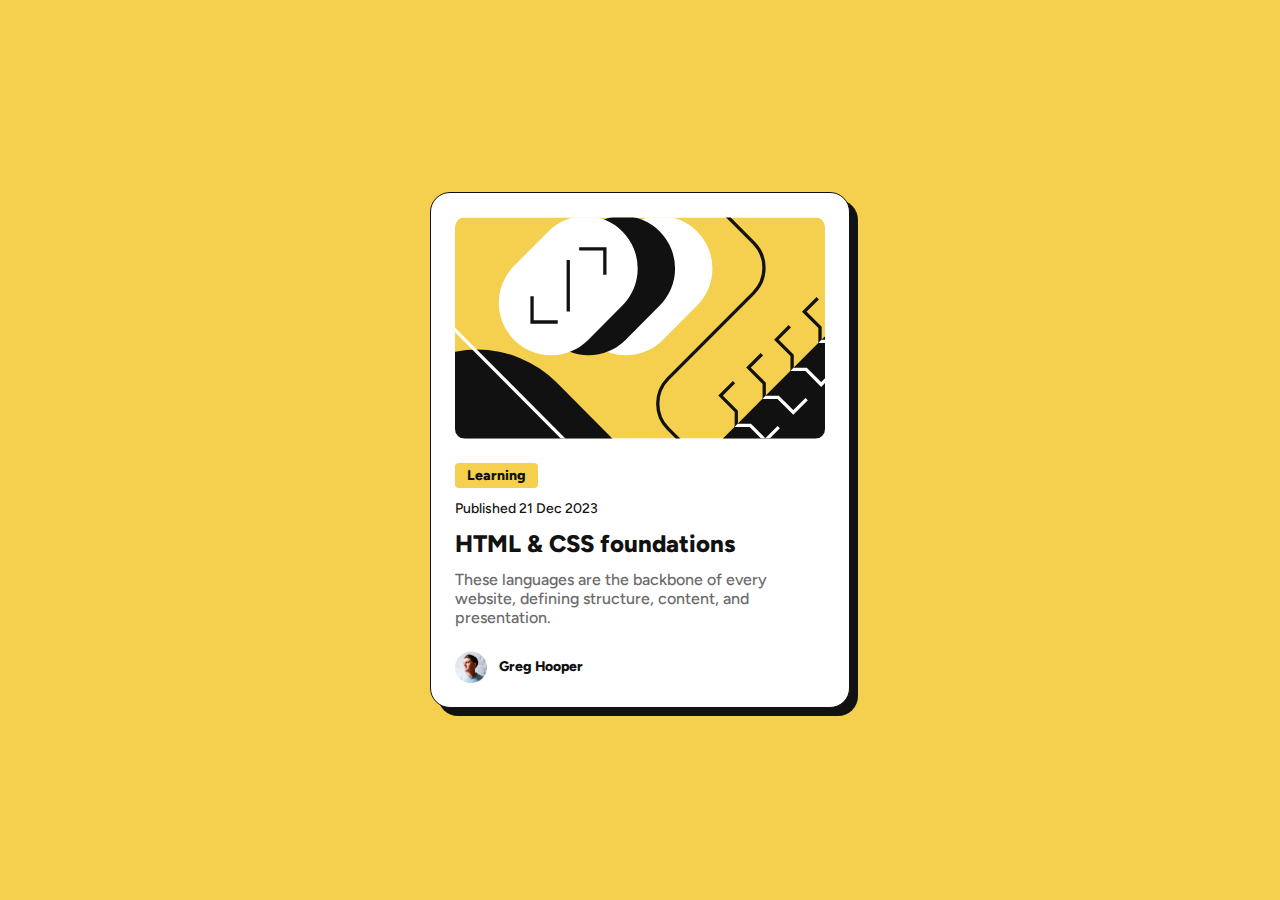
<file: blog-preview-card-main/index.html>
<!DOCTYPE html>
<html lang="en">

  <head>
    <meta charset="UTF-8">
    <meta name="viewport" content="width=device-width, initial-scale=1.0">
    <link rel="icon" type="image/png" sizes="32x32" href="./assets/images/favicon-32x32.png">
    <link rel="stylesheet" href="style.css">
    <title>Frontend Mentor | Blog preview card</title>
  </head>

  <body>
    <main class="content">
      <div class="card">
        <img class="card__image" src="./assets/images/illustration-article.svg" alt="Card post image preview" />
        <div class="card__texts">
          <span class="card__tag typography__text--3-bold">Learning</span>
          <span class="card__date typography__text--3">Published 21 Dec 2023</span>
          <h1 class="card__title typography__text--1">HTML & CSS foundations</h1>
          <p class="card__description typography__text--2">
            These languages are the backbone of every website, defining structure, content, and presentation.
          </p>
        </div>
        <div class="card__user">
          <img class="card__avatar" src="./assets/images/image-avatar.webp" />
          <span class="card__author typography__text--3-bold">Greg Hooper</span>
        </div>
      </div>
    </main>
  </body>

</html>
</file>
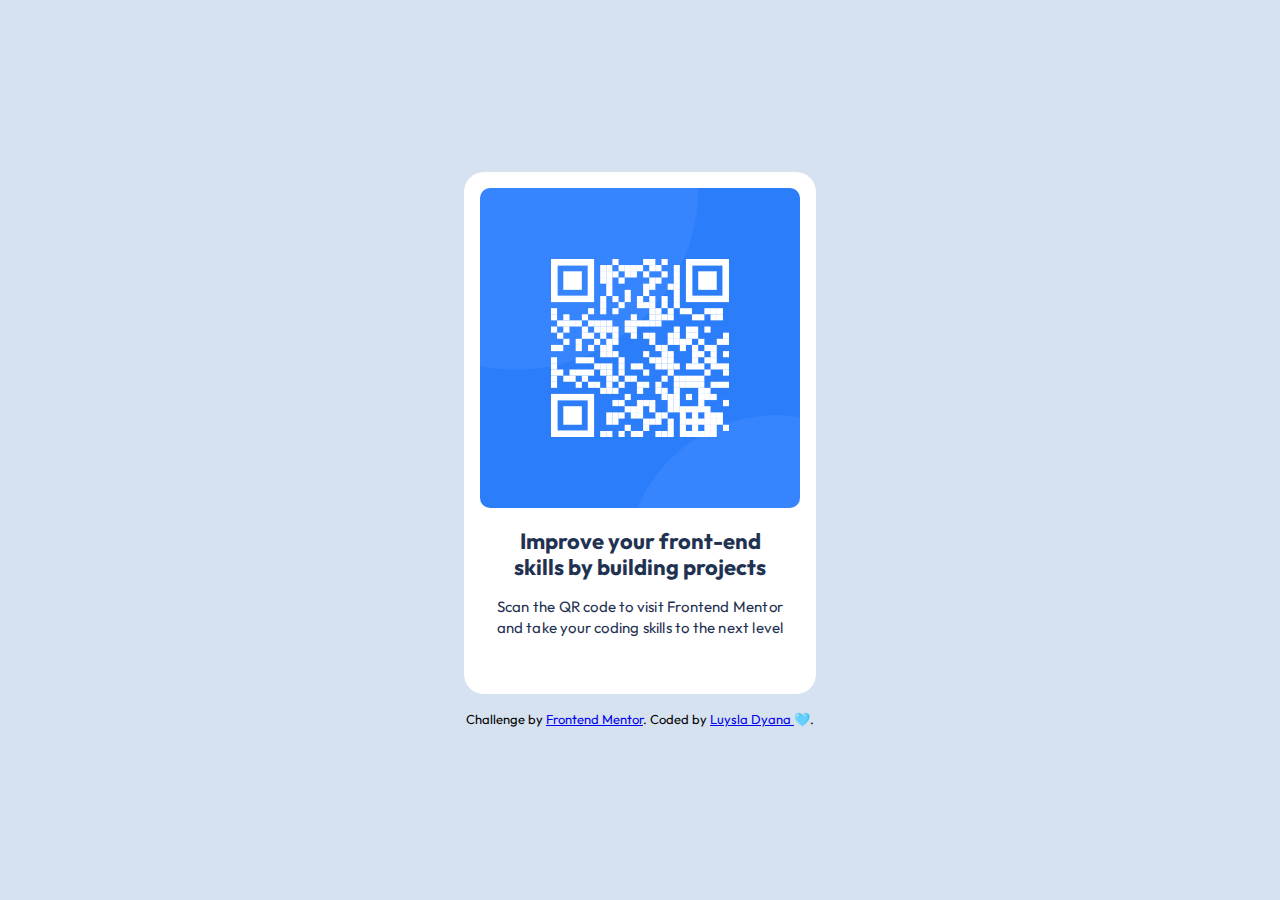
<file: qr-code-component-main/index.html>
<!DOCTYPE html>
<html lang="en">

  <head>
    <meta charset="UTF-8">
    <meta name="viewport" content="width=device-width, initial-scale=1.0">
    <link rel="icon" type="image/png" sizes="32x32" href="./assets/images/favicon-32x32.png">
    <link rel="stylesheet" href="./style.css">
    <title>Frontend Mentor | QR code component</title>
  </head>

  <body>
    <main class="content">
      <div class="card">
        <div class="card__img-wrapper">
          <img class="card__img" src="./assets/images/image-qr-code.png" alt="QR Code" width="320" height="320" />
        </div>
        <div class="card__texts">
          <h1 class="card__title">Improve your front-end skills by building projects</h1>
          <p class="card__description">Scan the QR code to visit Frontend Mentor and take your coding skills to the next level</p>
        </div>
      </div>
      <div class="attribution">
        <span>
          Challenge by <a href="https://www.frontendmentor.io?ref=challenge" target="_blank">Frontend Mentor</a>.
        </span>
        <span>Coded by <a href="https://www.frontendmentor.io?ref=challenge" target="_blank">Luysla Dyana </a>🩵.</span>
      </div>
    </main>
  </body>

</html>
</file>
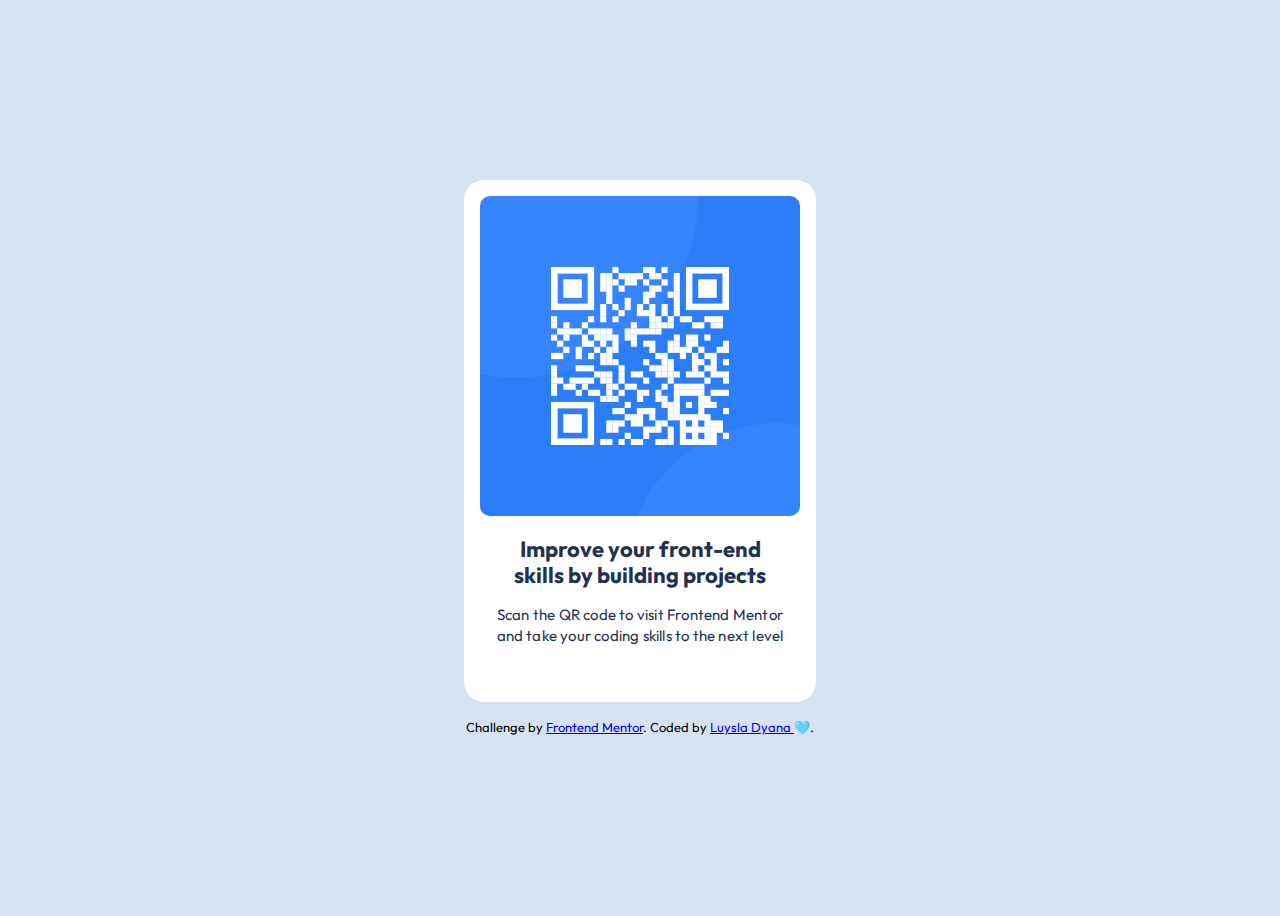
<file: qr-code-component-main/src/index.html>
<!DOCTYPE html>
<html lang="en">

  <head>
    <meta charset="UTF-8">
    <meta name="viewport" content="width=device-width, initial-scale=1.0">
    <link rel="icon" type="image/png" sizes="32x32" href="./assets/images/favicon-32x32.png">
    <link rel="stylesheet" href="./assets/css/style.css">
    <title>Frontend Mentor | QR code component</title>
  </head>

  <body>
    <main class="content">
      <div class="card">
        <div class="card__img-wrapper">
          <img class="card__img" src="./assets/images/image-qr-code.png" alt="QR Code" width="320" height="320" />
        </div>
        <div class="card__texts">
          <p class="card__title">Improve your front-end skills by building projects</p>
          <p class="card__description">Scan the QR code to visit Frontend Mentor and take your coding skills to the next level</p>
        </div>
      </div>
      <div class="attribution">
        <span>
          Challenge by <a href="https://www.frontendmentor.io?ref=challenge" target="_blank">Frontend Mentor</a>.
        </span>
        <span>Coded by <a href="https://www.frontendmentor.io?ref=challenge" target="_blank">Luysla Dyana </a>🩵.</span>
      </div>
    </main>
  </body>

</html>
</file>
<file: blog-preview-card-main/style.css>
@font-face {
  font-family: 'Figtree';
  src: url('./assets/fonts/static/Figtree-Medium.ttf') format('truetype');
  font-weight: 500;
  font-style: normal;
}

@font-face {
  font-family: 'Figtree';
  src: url('./assets/fonts/static/Figtree-ExtraBold.ttf') format('truetype');
  font-weight: 800;
  font-style: normal;
}

:root {
  --yellow: hsl(47, 88%, 63%);
  --white: hsl(0, 0%, 100%);
  --gray-500: hsl(0, 0%, 42%);
  --gray-950: hsl(0, 0%, 7%);
  --font-family: "Figtree", sans-serif;
  --line-height-default: 150%;
}

html {
  box-sizing: border-box;
}

body {
  background: var(--yellow);
  font-family: "Figtree", sans-serif;
  font-size: 15px;
  margin: 0;
  padding: 0;
}

span {
  display: block;
}

[class^="typography__text"] {
  font-family: var(--font-family);
  line-height: var(--line-height-default);
}

.typography__text--1 {
  font-size: 1.5rem;
  font-weight: 800;
}

.typography__text--2 {
  font-size: 1rem;
  font-weight: 500;
}

.typography__text--3 {
  font-size: 0.875rem;
  font-weight: 500;
}

.typography__text--3-bold {
  font-size: 0.875rem;
  font-weight: 800;
}

.content {
  align-items: center;
  display: flex;
  justify-content: center;
  min-height: 100vh;
  padding-inline: 16px;
}

.card {
  display: flex;
  flex-direction: column;
  background: var(--white);
  padding: 24px;
  border-radius: 20px;
  max-width: 370px;
  gap: 24px;
  border: 1px solid var(--gray-950);
  box-shadow: 8px 8px 0px 0px var(--gray-950);
}

.card__image {
  width: 100%;
  border-radius: 10px;
}

.card__texts {
  display: flex;
  flex-direction: column;
  gap: 12px;
}

.card__tag {
  align-self: self-start;
  color: var(--gray-950);
  background: var(--yellow);
  border-radius: 4px;
  padding: 4px 12px;
}

.card__date {
  color: var(--gray-950);
}

.card__title {
  margin: 0;
  color: var(--gray-950);
  font-weight: 800;
  font-size: 1.5rem;
}

.card__title:hover {
  color: var(--yellow);
  cursor: pointer;
}

.card__description {
  margin: 0;
  color: var(--gray-500);
}

.card__user {
  display: flex;
  align-items: center;
  gap: 12px;
}

.card__avatar {
  width: 32px;
  height: 32px;
}

.card__author {
  color: var(--gray-950);
}
</file>
<file: qr-code-component-main/style.css>
@import url('https://fonts.googleapis.com/css2?family=Outfit:wght@400;700&display=swap');

:root {
  --white: hsl(0, 0%, 100%);
  --slate300: hsl(212, 45%, 89%);
  --slate500: hsl(216, 15%, 48%);
  --slate900: hsl(218, 44%, 22%);

}

html {
  box-sizing: border-box;
}

body {
  background-color: var(--slate300);
  font-family: "Outfit", sans-serif;
  font-size: 15px;
  margin: 0;
  padding: 0;
}

.content {
  align-items: center;
  display: flex;
  flex-direction: column;
  gap: 15px;
  justify-content: center;
  min-height: 100vh;
  padding-inline: 16px;
}

.card {
  background-color: var(--white);
  border-radius: 20px;
  padding: 16px 16px 40px 16px;
  max-width: 320px;
}

.card__img {
  border-radius: 10px;
  width: 100%;
}

.card__texts {
  align-items: center;
  display: flex;
  flex-direction: column;
  gap: 16px;
  justify-content: center;
  padding: 16px;
}

.card__title {
  font-weight: 700;
  font-size: 22px;
  line-height: 120%;
}

.card__description {
  font-size: 15px;
  letter-spacing: 0.2px;
  line-height: 140%;
}

.card__title,
.card__description {
  color: var(--slate900);
  text-align: center;
  margin: 0;
}

.attribution span {
  font-size: 13px;
}
</file>
<file: qr-code-component-main/src/assets/css/style.css>
@import url('https://fonts.googleapis.com/css2?family=Outfit:wght@400;700&display=swap');

:root {
  --white: hsl(0, 0%, 100%);
  --slate300: hsl(212, 45%, 89%);
  --slate500: hsl(216, 15%, 48%);
  --slate900: hsl(218, 44%, 22%);

  background-color: var(--slate300);
  box-sizing: border-box;
  font-family: "Outfit", sans-serif;
  font-size: 15px;
  margin: 0;
  padding: 0;
}

.content {
  align-items: center;
  display: flex;
  flex-direction: column;
  gap: 15px;
  height: 100vh;
  justify-content: center;
  padding-inline: 16px;
}

.card {
  background-color: var(--white);
  border-radius: 20px;
  padding: 16px 16px 40px 16px;
  max-width: 320px;
}

.card__img {
  border-radius: 10px;
  width: 100%;
}

.card__texts {
  align-items: center;
  display: flex;
  flex-direction: column;
  gap: 16px;
  justify-content: center;
  padding: 16px;
}

.card__title {
  font-weight: 700;
  font-size: 22px;
  line-height: 120%;
}

.card__description {
  font-size: 15px;
  letter-spacing: 0.2px;
  line-height: 140%;
}

.card__title,
.card__description {
  color: var(--slate900);
  text-align: center;
  margin: 0;
}

.attribution span {
  font-size: 13px;
}
</file>
